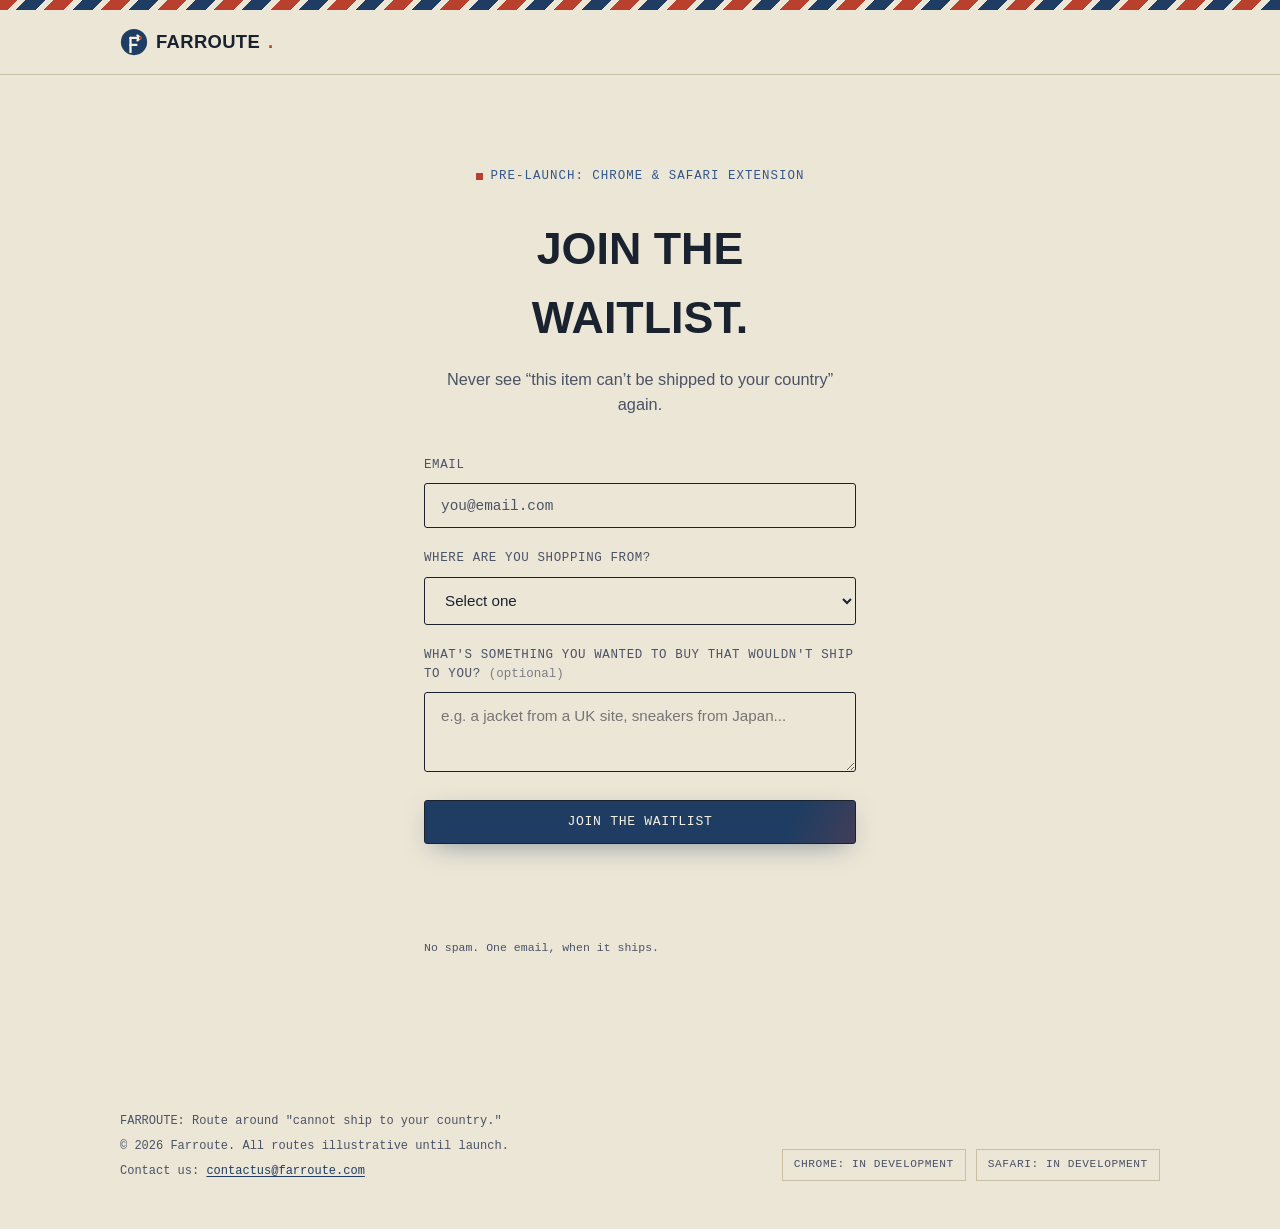
<file: waitlist.html>
<!doctype html>
<html lang="en">
<head>
<meta charset="utf-8" />
<meta name="viewport" content="width=device-width, initial-scale=1" />
<title>Join the waitlist: Farroute</title>
<meta name="description" content="Join the Farroute waitlist and be first to know when the Chrome and Safari extension launches." />
<link rel="stylesheet" href="styles.css" />
</head>
<body>

<div class="airmail-edge"></div>

<header class="site-header">
  <div class="wrap">
    <a href="index.html" class="wordmark">
      <svg width="28" height="28" viewBox="0 0 96 96" aria-hidden="true" >
        <circle cx="48" cy="48" r="45" fill="#1f3d63" />
        <g transform="translate(4,10)">
          <path d="M32 72 L32 24" fill="none" stroke="#f5f0e4" stroke-width="8" stroke-linecap="round" />
          <path d="M32 24 L64 24" fill="none" stroke="#f5f0e4" stroke-width="8" stroke-linecap="round" />
          <path d="M56 16 L66 24 56 32" fill="none" stroke="#f5f0e4" stroke-width="8" stroke-linecap="round" stroke-linejoin="round" />
          <path d="M32 48 L52 48" fill="none" stroke="#f5f0e4" stroke-width="8" stroke-linecap="round" />
          <circle cx="66" cy="24" r="5.5" fill="#b8402c" />
        </g>
      </svg>
      FARROUTE<span class="dot">.</span></a>
  </div>
</header>

<main>
  <section class="waitlist-page">
    <div class="wrap wrap-narrow">
      <p class="eyebrow" style="justify-content:center;">Pre-launch: Chrome &amp; Safari extension</p>
      <h1 class="waitlist-page-h1">Join the waitlist.</h1>

      <p class="waitlist-page-lede">
        Never see &ldquo;this item can&rsquo;t be shipped to your country&rdquo; again.
      </p>

      <form class="waitlist-form-page" id="waitlist-form" name="waitlist" method="POST" data-netlify="true" netlify-honeypot="hp-field">
        <input type="hidden" name="form-name" value="waitlist" />
        <p class="hp-field"><label>Don't fill this out if you're human: <input name="hp-field" /></label></p>
        <div class="field-group">
          <label for="waitlist-email">Email</label>
          <input type="email" id="waitlist-email" name="email" placeholder="you@email.com" required />
        </div>

        <div class="field-group">
          <label for="waitlist-country">Where are you shopping from?</label>
          <!-- The places are filled from countries.js, the one list the whole
               site reads, so this page cannot offer a country the order form
               and the account forms do not. -->
          <select id="waitlist-country" name="country" required data-fr-countries>
            <option value="" disabled selected>Select one</option>
          </select>
        </div>

        <div class="field-group">
          <label for="waitlist-blocked" class="optional-label">What's something you wanted to buy that wouldn't ship to you? <span>(optional)</span></label>
          <textarea id="waitlist-blocked" name="blocked_item" rows="3" placeholder="e.g. a jacket from a UK site, sneakers from Japan..."></textarea>
        </div>

        <button class="btn btn-cta-dramatic btn-full" type="submit">Join the waitlist</button>
        <p class="form-status" id="form-status" role="status" aria-live="polite"></p>
        <p class="form-note">No spam. One email, when it ships.</p>
      </form>
    </div>
  </section>
</main>

<footer class="site-footer">
  <div class="wrap">
    <div class="footer-meta">
      <span>FARROUTE: Route around "cannot ship to your country."</span>
      <span>&copy; <span id="year"></span> Farroute. All routes illustrative until launch.</span>
      <span>Contact us: <a href="mailto:contactus@farroute.com" class="footer-contact-link">contactus@farroute.com</a></span>
    </div>
    <div class="badge-row">
      <span class="badge">Chrome: In Development</span>
      <span class="badge">Safari: In Development</span>
    </div>
  </div>
</footer>

<script src="countries.js"></script>
<script src="script.js"></script>
</body>
</html>
</file>
<file: styles.css>
/* ==========================================================================
   Farroute: design tokens
   Palette: postal/customs stamp world. Kraft manifest paper, airmail navy,
   single stamp-red accent. Typography: system grotesk (stenciled, heavy,
   uppercase for display) + system serif reserved for the stamp mark itself
   + monospace for manifest/data details.
   ========================================================================== */

:root {
  --paper: #ece6d6;
  --paper-raised: #f5f0e4;
  --ink: #1a2230;
  --ink-soft: #4a5266;
  --line: #c9bfa2;
  --postal-blue: #1f3d63;
  --postal-blue-soft: #33578c;
  --stamp-red: #b8402c;
  --stamp-red-soft: #d9836f;
  --focus: #1f3d63;

  --font-display: -apple-system, BlinkMacSystemFont, "Segoe UI", Helvetica, Arial, sans-serif;
  --font-body: -apple-system, BlinkMacSystemFont, "Segoe UI", Helvetica, Arial, sans-serif;
  --font-mono: ui-monospace, "SF Mono", "Cascadia Code", Menlo, Consolas, monospace;

  --max-content: 68rem;
  --max-text: 38rem;
  --radius: 3px;

  color-scheme: light;
}

@media (prefers-color-scheme: dark) {
  :root {
    --paper: #171b22;
    --paper-raised: #1f2530;
    --ink: #ece6d6;
    --ink-soft: #a8a596;
    --line: #3a4150;
    --postal-blue: #7fa3d6;
    --postal-blue-soft: #5d84b8;
    --stamp-red: #e2725a;
    --stamp-red-soft: #b8402c;
    --focus: #7fa3d6;
    color-scheme: dark;
  }
}

:root[data-theme="dark"] {
  --paper: #171b22;
  --paper-raised: #1f2530;
  --ink: #ece6d6;
  --ink-soft: #a8a596;
  --line: #3a4150;
  --postal-blue: #7fa3d6;
  --postal-blue-soft: #5d84b8;
  --stamp-red: #e2725a;
  --stamp-red-soft: #b8402c;
  --focus: #7fa3d6;
  color-scheme: dark;
}

:root[data-theme="light"] {
  --paper: #ece6d6;
  --paper-raised: #f5f0e4;
  --ink: #1a2230;
  --ink-soft: #4a5266;
  --line: #c9bfa2;
  --postal-blue: #1f3d63;
  --postal-blue-soft: #33578c;
  --stamp-red: #b8402c;
  --stamp-red-soft: #d9836f;
  --focus: #1f3d63;
  color-scheme: light;
}

* { box-sizing: border-box; }
html { -webkit-text-size-adjust: 100%; }

body {
  margin: 0;
  background: var(--paper);
  color: var(--ink);
  font-family: var(--font-body);
  font-size: 17px;
  line-height: 1.55;
  overflow-x: hidden;
}

img, svg, canvas { max-width: 100%; display: block; }

a { color: inherit; }

:focus-visible {
  outline: 2px solid var(--focus);
  outline-offset: 3px;
}

h1, h2, h3 { text-wrap: balance; margin: 0; }

.wrap {
  max-width: var(--max-content);
  margin: 0 auto;
  padding-inline: 1.5rem;
}

/* ---------- airmail stripe device -------------------------------------- */
.airmail-edge {
  height: 10px;
  background: repeating-linear-gradient(
    -45deg,
    var(--postal-blue) 0 14px,
    var(--paper) 14px 20px,
    var(--stamp-red) 20px 34px,
    var(--paper) 34px 40px
  );
}

/* ---------- header ------------------------------------------------------ */
.site-header {
  border-bottom: 1px solid var(--line);
  background: var(--paper);
}

.site-header .wrap {
  display: flex;
  align-items: center;
  justify-content: space-between;
  padding-block: 1.1rem;
  gap: 1rem;
}

.wordmark {
  font-family: var(--font-display);
  font-weight: 800;
  font-size: 1.15rem;
  letter-spacing: 0.02em;
  text-transform: uppercase;
  text-decoration: none;
  display: flex;
  align-items: center;
  gap: 0.5rem;
}

.wordmark .dot { color: var(--stamp-red); }

nav.primary-nav { display: flex; gap: 1.75rem; }

nav.primary-nav a {
  font-family: var(--font-mono);
  font-size: 0.78rem;
  text-transform: uppercase;
  letter-spacing: 0.06em;
  text-decoration: none;
  color: var(--ink-soft);
  border-bottom: 1px solid transparent;
  padding-bottom: 2px;
  transition: color 0.15s ease, border-color 0.15s ease;
}

nav.primary-nav a:hover { color: var(--ink); border-color: var(--stamp-red); }

nav.primary-nav a.btn-nav,
nav.primary-nav a.btn-nav:hover {
  color: var(--paper-raised);
  border: 1px solid var(--postal-blue);
  padding: 0.55rem 1.1rem;
}

.nav-toggle { display: none; }

/* ---------- hero --------------------------------------------------------- */
.hero {
  padding-block: 4rem 4.5rem;
  border-bottom: 1px solid var(--line);
}

.hero.hero-photo {
  position: relative;
  min-height: 34rem;
  display: flex;
  align-items: center;
  overflow: hidden;
  padding-block: 4rem;
}

.hero-photo-bg {
  position: absolute;
  inset: 0;
  z-index: 0;
}

.hero-photo-slide {
  position: absolute;
  inset: 0;
  width: 100%;
  height: 100%;
  object-fit: cover;
  object-position: center 50%;
  opacity: 0;
  transition: opacity 1.6s ease;
}

.hero-photo-slide.is-active {
  opacity: 1;
}

.hero-photo-tint {
  position: absolute;
  inset: 0;
  background: linear-gradient(135deg, rgba(31,61,99,0.35) 0%, rgba(184,64,44,0.22) 100%);
  mix-blend-mode: multiply;
}

.hero-photo-scrim {
  position: absolute;
  inset: 0;
  background: linear-gradient(180deg, rgba(26,34,48,0.6) 0%, rgba(26,34,48,0.82) 100%);
}

.hero-location-tag {
  position: absolute;
  z-index: 1;
  right: 2rem;
  bottom: 1.75rem;
  display: flex;
  align-items: center;
  gap: 0.5rem;
  font-weight: 700;
  font-size: 0.95rem;
  color: #f5f0e4;
  opacity: 0.9;
  text-shadow: 0 2px 10px rgba(0,0,0,0.5);
  transition: opacity 0.6s ease;
}

.hero-location-tag svg {
  width: 1.1rem;
  height: 1.1rem;
  flex-shrink: 0;
  color: var(--stamp-red-soft);
}

#hero-location-text {
  transition: opacity 0.4s ease;
}

.hero-photo .wrap.hero-stack {
  position: relative;
  z-index: 1;
}

.hero-photo .hero-inner .eyebrow { color: var(--stamp-red-soft); }
.hero-photo .hero h1,
.hero-photo h1 { color: #f5f0e4; }
.hero-photo h1 em { color: var(--stamp-red-soft); }
.hero-photo .countdown-target { color: #d8d3c4; }

.hero .wrap.hero-stack {
  display: flex;
  flex-direction: column;
  align-items: center;
  gap: 3rem;
  text-align: center;
}

.hero-inner { max-width: 40rem; }

.hero-inner .eyebrow { justify-content: center; }

.btn-hero {
  margin-top: 1.8rem;
  font-size: 0.95rem;
  padding: 1.15rem 2.4rem;
}

/* ---------- countdown -------------------------------------------------- */
.countdown {
  display: flex;
  justify-content: center;
  gap: 0.7rem;
  margin-top: 2.2rem;
}

.countdown-unit {
  background: var(--ink);
  color: var(--paper);
  min-width: 4.4rem;
  padding: 0.8rem 0.4rem 0.65rem;
  border-radius: var(--radius);
  display: flex;
  flex-direction: column;
  align-items: center;
  gap: 0.3rem;
}

@media (prefers-color-scheme: dark) {
  .countdown-unit { background: var(--paper-raised); color: var(--ink); border: 1px solid var(--line); }
}
:root[data-theme="dark"] .countdown-unit { background: var(--paper-raised); color: var(--ink); border: 1px solid var(--line); }

.countdown-num {
  font-family: var(--font-mono);
  font-variant-numeric: tabular-nums;
  font-size: 1.9rem;
  font-weight: 700;
  line-height: 1;
}

.countdown-label {
  font-family: var(--font-mono);
  font-size: 0.62rem;
  text-transform: uppercase;
  letter-spacing: 0.08em;
  opacity: 0.75;
}

.countdown-target {
  margin-top: 0.9rem;
  font-family: var(--font-mono);
  font-size: 0.78rem;
  color: var(--ink-soft);
  text-transform: uppercase;
  letter-spacing: 0.05em;
}

/* ---------- dramatic CTA -------------------------------------------------- */
.btn-cta-dramatic {
  margin-top: 2.1rem;
  font-size: 1.05rem;
  padding: 1.35rem 3rem;
  border: none;
  color: var(--paper-raised);
  background-size: 240% 240%;
  background-image: linear-gradient(115deg, var(--postal-blue) 0%, var(--postal-blue) 35%, var(--stamp-red) 65%, var(--stamp-red) 100%);
  animation: cta-cycle 5s ease-in-out infinite;
  box-shadow: 0 8px 28px -10px color-mix(in srgb, var(--postal-blue) 60%, transparent);
}

.btn-cta-dramatic:hover {
  transform: translateY(-2px) scale(1.02);
}

@keyframes cta-cycle {
  0%   { background-position: 0% 50%; }
  50%  { background-position: 100% 50%; }
  100% { background-position: 0% 50%; }
}

@media (prefers-reduced-motion: reduce) {
  .btn-cta-dramatic { animation: none; background-image: linear-gradient(115deg, var(--postal-blue), var(--stamp-red)); }
}

/* ---------- route diagram -------------------------------------------------- */
.route-diagram {
  width: 100%;
  max-width: 46rem;
}

.route-diagram svg { width: 100%; height: auto; display: block; }

.route-labels {
  display: grid;
  grid-template-columns: repeat(3, 1fr);
  margin-top: 0.6rem;
}

.route-label {
  display: flex;
  flex-direction: column;
  gap: 0.15rem;
  font-family: var(--font-mono);
}

.route-label:nth-child(1) { text-align: left; }
.route-label:nth-child(2) { text-align: center; }
.route-label:nth-child(3) { text-align: right; }

.route-label strong {
  font-size: 0.85rem;
  text-transform: uppercase;
  letter-spacing: 0.04em;
}

.route-label span {
  font-size: 0.72rem;
  color: var(--ink-soft);
}

.route-diagram--steps {
  width: 100%;
  max-width: 100%;
  margin-inline: auto;
  display: block;
}

.route-steps-row {
  display: grid;
  grid-template-columns: repeat(4, 1fr);
  position: relative;
  column-gap: 0.5rem;
}

.route-steps-row::before {
  content: "";
  position: absolute;
  top: 30px;
  left: 12.5%;
  right: 12.5%;
  height: 2px;
  background-image: repeating-linear-gradient(to right, var(--line) 0 2px, transparent 2px 13px);
  z-index: 0;
}

.route-step {
  position: relative;
  z-index: 1;
  display: flex;
  flex-direction: column;
  align-items: center;
  text-align: center;
  gap: 0.6rem;
}

.route-step-icon {
  width: 60px;
  height: 60px;
  border-radius: 50%;
  background: var(--paper);
  display: flex;
  align-items: center;
  justify-content: center;
}

.route-step-icon svg { width: 40px; height: 40px; }

.route-step strong {
  font-family: var(--font-mono);
  font-size: 0.85rem;
  text-transform: uppercase;
  letter-spacing: 0.04em;
}

.route-step span {
  font-family: var(--font-mono);
  font-size: 0.72rem;
  color: var(--ink-soft);
  max-width: 11rem;
}

.eyebrow {
  font-family: var(--font-mono);
  font-size: 0.78rem;
  letter-spacing: 0.08em;
  text-transform: uppercase;
  color: var(--postal-blue-soft);
  display: inline-flex;
  align-items: center;
  gap: 0.5rem;
  margin-bottom: 1.1rem;
}

.eyebrow::before {
  content: "";
  width: 7px;
  height: 7px;
  background: var(--stamp-red);
  display: inline-block;
}

.hero h1 {
  font-family: var(--font-display);
  font-weight: 800;
  text-transform: uppercase;
  font-size: clamp(2.4rem, 4.6vw, 3.75rem);
  line-height: 0.98;
  letter-spacing: -0.01em;
}

.hero h1 em {
  font-style: normal;
  color: var(--stamp-red);
}

.hero p.lede {
  margin-top: 1.4rem;
  max-width: 34rem;
  font-size: 1.1rem;
  color: var(--ink-soft);
}

.cta-row {
  margin-top: 2.1rem;
  display: flex;
  gap: 0.9rem;
  flex-wrap: wrap;
}

.btn {
  font-family: var(--font-mono);
  font-size: 0.82rem;
  text-transform: uppercase;
  letter-spacing: 0.05em;
  padding: 0.85rem 1.4rem;
  border-radius: var(--radius);
  text-decoration: none;
  display: inline-flex;
  align-items: center;
  gap: 0.5rem;
  border: 1px solid var(--ink);
  cursor: pointer;
  transition: transform 0.12s ease, background 0.15s ease, color 0.15s ease;
}

.btn-primary {
  background: var(--postal-blue);
  border-color: var(--postal-blue);
  color: var(--paper-raised);
}
.btn-primary:hover { transform: translateY(-1px); background: var(--postal-blue-soft); }

.btn-ghost {
  background: transparent;
  color: var(--ink);
}
.btn-ghost:hover { transform: translateY(-1px); background: var(--paper-raised); }

/* ---------- stamp graphic ------------------------------------------------ */
.stamp-panel {
  position: relative;
  background: var(--paper-raised);
  border: 1px solid var(--line);
  padding: 1.6rem;
}

.stamp-panel .manifest-row {
  display: flex;
  justify-content: space-between;
  font-family: var(--font-mono);
  font-size: 0.72rem;
  color: var(--ink-soft);
  text-transform: uppercase;
  letter-spacing: 0.05em;
  border-bottom: 1px dashed var(--line);
  padding-bottom: 0.8rem;
  margin-bottom: 1.1rem;
}

.stamp-sequence {
  display: flex;
  flex-direction: column;
  gap: 0.9rem;
}

.stamp {
  border: 3px solid currentColor;
  border-radius: 4px;
  padding: 0.7rem 1rem;
  font-family: var(--font-display);
  font-weight: 800;
  text-transform: uppercase;
  letter-spacing: 0.08em;
  font-size: 0.95rem;
  display: flex;
  align-items: center;
  justify-content: space-between;
  transform: rotate(-2deg);
}

.stamp.denied {
  color: var(--stamp-red);
  text-decoration: line-through;
  opacity: 0.85;
}

.stamp.cleared {
  color: var(--postal-blue);
  transform: rotate(1.5deg);
}

.stamp .stamp-code { font-family: var(--font-mono); font-weight: 500; font-size: 0.72rem; }

.stamp-panel .address {
  margin-top: 1.1rem;
  font-family: var(--font-mono);
  font-size: 0.78rem;
  line-height: 1.7;
  color: var(--ink-soft);
  border-top: 1px dashed var(--line);
  padding-top: 1rem;
}

.stamp-panel .address strong { color: var(--ink); }

/* ---------- tear divider -------------------------------------------------- */
.tear {
  border: none;
  border-top: 1px dashed var(--line);
  margin: 0;
  position: relative;
}

/* ---------- sections ------------------------------------------------------ */
section { padding-block: 4.5rem; border-bottom: 1px solid var(--line); }
section:last-of-type { border-bottom: none; }

.section-head {
  max-width: var(--max-text);
  margin-bottom: 3rem;
}

.section-head h2 {
  font-family: var(--font-display);
  font-weight: 800;
  text-transform: uppercase;
  font-size: clamp(1.6rem, 2.6vw, 2.1rem);
  letter-spacing: -0.005em;
}

.section-head p {
  margin-top: 0.9rem;
  color: var(--ink-soft);
  font-size: 1.05rem;
}

/* ---------- broken checkout section (dark contrast beat) ------------------ */
.broken-section {
  background: #0f1420;
  border-bottom: none;
}

.broken-grid {
  display: grid;
  grid-template-columns: 1fr 1fr;
  gap: 3.5rem;
  align-items: center;
}

.broken-h2 {
  font-family: var(--font-display);
  font-weight: 800;
  text-transform: uppercase;
  font-size: clamp(1.8rem, 3vw, 2.6rem);
  line-height: 1.02;
  color: #f5f0e4;
  margin-top: 0.6rem;
}

.broken-copy {
  margin-top: 1.1rem;
  color: #9aa3b8;
  font-size: 1.02rem;
  max-width: 36ch;
}

.broken-copy strong { color: var(--stamp-red-soft); font-weight: 600; }

.broken-mock {
  background: #171d2c;
  border: 1px solid #2a3348;
  border-radius: 8px;
  padding: 1.6rem;
}

.broken-mock-bar {
  display: flex;
  gap: 0.5rem;
  margin-bottom: 1.4rem;
}

.broken-mock-bar span {
  width: 10px; height: 10px; border-radius: 50%;
  background: #2a3348;
}

.broken-mock-bar .dot-red { background: var(--stamp-red-soft); }

.broken-mock-field {
  height: 2.6rem;
  background: #222b3f;
  border-radius: 5px;
  margin-bottom: 0.9rem;
}

.broken-mock-field.short { width: 40%; height: 1.2rem; }

.broken-mock-error {
  margin-top: 1.2rem;
  border: 1px solid var(--stamp-red-soft);
  background: rgba(184,64,44,0.12);
  color: var(--stamp-red-soft);
  padding: 1rem 1.1rem;
  border-radius: 6px;
  display: flex;
  gap: 0.7rem;
  align-items: flex-start;
  font-size: 0.92rem;
}

.broken-mock-error .glyph {
  font-family: var(--font-mono);
  font-weight: 700;
  border: 1px solid currentColor;
  border-radius: 50%;
  width: 1.4rem; height: 1.4rem;
  display: flex; align-items: center; justify-content: center;
  flex-shrink: 0;
  font-size: 0.82rem;
}

@media (max-width: 860px) {
  .broken-grid { grid-template-columns: 1fr; gap: 2rem; }
}

/* ---------- problem mock -------------------------------------------------- */
.problem-grid {
  display: grid;
  grid-template-columns: 1fr 1fr;
  gap: 3rem;
  align-items: center;
}

.browser-mock {
  border: 1px solid var(--line);
  background: var(--paper-raised);
}

.browser-mock .bar {
  display: flex;
  gap: 0.4rem;
  padding: 0.7rem 0.9rem;
  border-bottom: 1px solid var(--line);
}

.browser-mock .bar span {
  width: 9px; height: 9px; border-radius: 50%;
  background: var(--line);
}

.browser-mock .content { padding: 1.6rem; }

.browser-mock .item-name { font-weight: 600; margin-bottom: 0.3rem; }
.browser-mock .item-price { color: var(--ink-soft); font-family: var(--font-mono); font-size: 0.85rem; margin-bottom: 1.2rem; }

.block-msg {
  border: 1px solid var(--stamp-red);
  background: color-mix(in srgb, var(--stamp-red) 8%, transparent);
  color: var(--stamp-red);
  padding: 0.85rem 1rem;
  font-size: 0.9rem;
  display: flex;
  gap: 0.6rem;
  align-items: flex-start;
}

.block-msg .glyph {
  font-family: var(--font-mono);
  font-weight: 700;
  border: 1px solid currentColor;
  width: 1.3rem; height: 1.3rem;
  display: flex; align-items: center; justify-content: center;
  flex-shrink: 0;
  font-size: 0.8rem;
}

.problem-copy ul {
  list-style: none;
  padding: 0;
  margin: 1.4rem 0 0;
  display: flex;
  flex-direction: column;
  gap: 0.9rem;
}

.problem-copy li {
  padding-left: 1.4rem;
  position: relative;
  color: var(--ink-soft);
}

.problem-copy li::before {
  content: "—";
  position: absolute;
  left: 0;
  color: var(--stamp-red);
}

/* ---------- how it works (real sequence: numbering earned) ---------------- */
.steps {
  display: grid;
  grid-template-columns: repeat(4, 1fr);
  gap: 0;
  border: 1px solid var(--line);
}

.step {
  padding: 1.8rem 1.5rem;
  border-right: 1px solid var(--line);
}
.step:last-child { border-right: none; }

.step-icon {
  width: 2.5rem;
  height: 2.5rem;
  margin-bottom: 1rem;
}

.step .num {
  font-family: var(--font-mono);
  font-size: 0.78rem;
  color: var(--stamp-red);
  margin-bottom: 0.9rem;
}

.step h3 {
  font-family: var(--font-display);
  font-weight: 700;
  font-size: 1.02rem;
  margin-bottom: 0.5rem;
}

.step p { margin: 0; color: var(--ink-soft); font-size: 0.92rem; }

/* ---------- wedge / comparison --------------------------------------------- */
.wedge-grid {
  display: grid;
  grid-template-columns: 0.95fr 1.05fr;
  gap: 3.5rem;
  align-items: start;
}

.compare-card {
  border: 1px solid var(--line);
  background: var(--paper-raised);
}

.compare-row {
  display: grid;
  grid-template-columns: 1fr auto;
  gap: 1rem;
  padding: 1.1rem 1.3rem;
  border-bottom: 1px solid var(--line);
  align-items: center;
}
.compare-row:last-child { border-bottom: none; }

.compare-row .label { font-size: 0.92rem; }
.compare-row .label small { display: block; color: var(--ink-soft); font-family: var(--font-mono); font-size: 0.72rem; margin-top: 0.2rem; }

.compare-row .value { font-family: var(--font-mono); font-weight: 600; }
.compare-row.total { background: color-mix(in srgb, var(--postal-blue) 7%, transparent); }
.compare-row.total .value { color: var(--postal-blue); }

.compare-note {
  font-family: var(--font-mono);
  font-size: 0.72rem;
  color: var(--ink-soft);
  padding: 0.9rem 1.3rem;
  border-top: 1px dashed var(--line);
}

/* ---------- waitlist -------------------------------------------------------- */
.waitlist-panel {
  border: 1px solid var(--line);
  background: var(--paper-raised);
  padding: 2.6rem;
  display: grid;
  grid-template-columns: 1fr 1fr;
  gap: 3rem;
  align-items: center;
}

.waitlist-panel h2 {
  font-family: var(--font-display);
  font-weight: 800;
  text-transform: uppercase;
  font-size: clamp(1.5rem, 2.4vw, 1.9rem);
}

.waitlist-panel p { color: var(--ink-soft); margin-top: 0.8rem; }

form.waitlist-form { display: flex; flex-direction: column; gap: 0.8rem; }

.field-row { display: flex; gap: 0.6rem; }

input[type="email"] {
  flex: 1;
  font-family: var(--font-mono);
  font-size: 0.9rem;
  padding: 0.85rem 1rem;
  border: 1px solid var(--ink);
  background: var(--paper);
  color: var(--ink);
  border-radius: var(--radius);
}

input[type="email"]::placeholder { color: var(--ink-soft); }

.form-note {
  font-family: var(--font-mono);
  font-size: 0.72rem;
  color: var(--ink-soft);
}

.form-status {
  font-family: var(--font-mono);
  font-size: 0.82rem;
  color: var(--postal-blue);
  min-height: 1.2em;
}

/* ---------- waitlist page ---------------------------------------------------- */
.wrap-narrow {
  max-width: 30rem;
  margin: 0 auto;
  padding-inline: 1.5rem;
}

.waitlist-page {
  padding-block: 5rem 6rem;
  text-align: center;
}

.waitlist-page-h1 {
  font-family: var(--font-display);
  font-weight: 800;
  text-transform: uppercase;
  font-size: clamp(2rem, 4vw, 2.8rem);
  margin-top: 0.6rem;
}

.waitlist-page-lede {
  margin-top: 0.9rem;
  color: var(--ink-soft);
  font-size: 1.02rem;
}

.waitlist-form-page {
  margin-top: 2.4rem;
  display: flex;
  flex-direction: column;
  gap: 1.3rem;
  text-align: left;
}

.field-group { display: flex; flex-direction: column; gap: 0.5rem; }

.field-group label {
  font-family: var(--font-mono);
  font-size: 0.78rem;
  text-transform: uppercase;
  letter-spacing: 0.05em;
  color: var(--ink-soft);
}

.field-group label.optional-label span {
  text-transform: none;
  letter-spacing: normal;
  opacity: 0.7;
}

select,
textarea {
  font-family: var(--font-body);
  font-size: 0.95rem;
  padding: 0.85rem 1rem;
  border: 1px solid var(--ink);
  background: var(--paper);
  color: var(--ink);
  border-radius: var(--radius);
  resize: vertical;
}

select { appearance: auto; }

.btn-full { width: 100%; justify-content: center; margin-top: 0.4rem; }

.hp-field { display: none; }

/* ---------- footer ---------------------------------------------------------- */
footer.site-footer { padding-block: 3rem; }

footer .wrap {
  display: flex;
  justify-content: space-between;
  align-items: flex-end;
  flex-wrap: wrap;
  gap: 1.5rem;
}

.footer-meta {
  font-family: var(--font-mono);
  font-size: 0.75rem;
  color: var(--ink-soft);
  display: flex;
  flex-direction: column;
  gap: 0.4rem;
}

.footer-contact-link {
  color: var(--postal-blue);
  text-decoration: underline;
  text-underline-offset: 2px;
}

.footer-contact-link:hover { color: var(--stamp-red); }

.badge-row { display: flex; gap: 0.6rem; }

.badge {
  font-family: var(--font-mono);
  font-size: 0.7rem;
  text-transform: uppercase;
  letter-spacing: 0.05em;
  border: 1px solid var(--line);
  padding: 0.4rem 0.7rem;
  color: var(--ink-soft);
}

/* ---------- reveal on scroll -------------------------------------------------- */
[data-reveal] {
  opacity: 0;
  transform: translateY(14px);
  transition: opacity 0.5s ease, transform 0.5s ease;
}
[data-reveal].is-visible { opacity: 1; transform: translateY(0); }

@media (prefers-reduced-motion: reduce) {
  [data-reveal] { opacity: 1; transform: none; transition: none; }
  .btn, nav.primary-nav a { transition: none; }
}

/* ---------- responsive -------------------------------------------------------- */
@media (max-width: 860px) {
  .wedge-grid { grid-template-columns: 1fr; }
  .steps { grid-template-columns: 1fr 1fr; }
  .step { border-bottom: 1px solid var(--line); }
  .waitlist-panel { grid-template-columns: 1fr; padding: 1.8rem; }
}

@media (max-width: 640px) {
  .hero.hero-photo { min-height: 26rem; }
  .route-steps-row {
    grid-template-columns: repeat(2, 1fr);
    row-gap: 2rem;
  }
  .route-steps-row::before { display: none; }
}

@media (max-width: 540px) {
  .steps { grid-template-columns: 1fr; }
  .field-row { flex-direction: column; }
  .countdown-unit { min-width: 3.5rem; padding: 0.6rem 0.3rem 0.5rem; }
  .countdown-num { font-size: 1.4rem; }
  .btn-cta-dramatic { padding: 1.1rem 2rem; font-size: 0.95rem; width: 100%; justify-content: center; }
}

@media (max-width: 400px) {
  .route-step span { font-size: 0.68rem; max-width: 8.5rem; }
}
</file>
